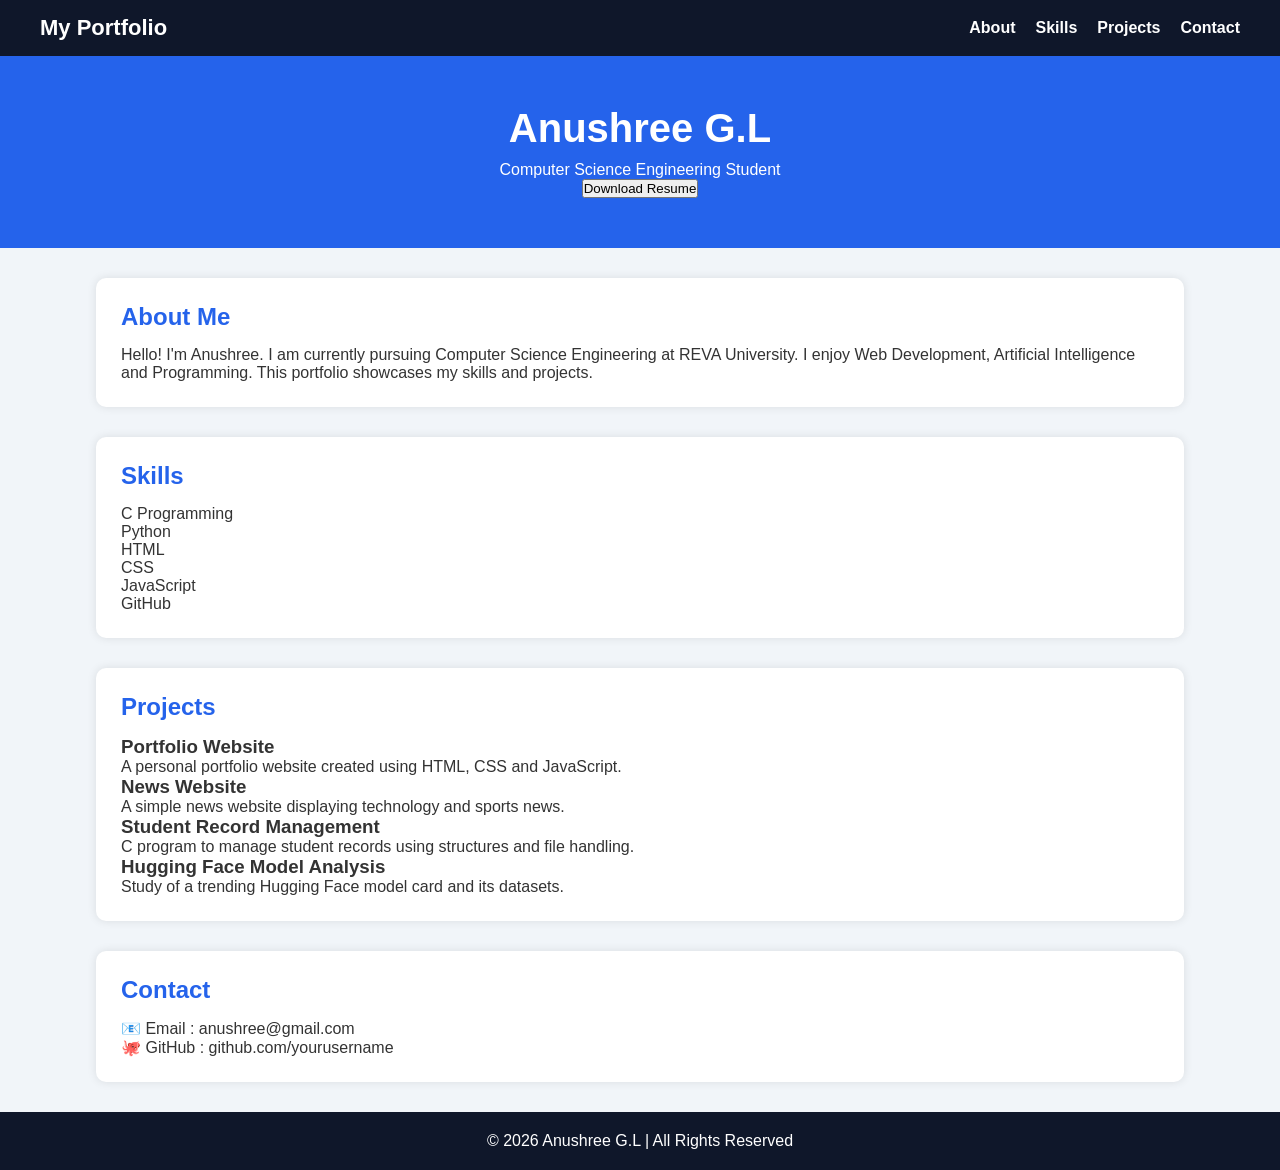
<file: index.html>
<!DOCTYPE html>
<html lang="en">
<head>
    <meta charset="UTF-8">
    <meta name="viewport" content="width=device-width, initial-scale=1.0">
    <title>Anushree Portfolio</title>

    <link rel="stylesheet" href="style.css">
</head>

<body>

<nav>

<h2>My Portfolio</h2>

<ul>

<li><a href="#about">About</a></li>

<li><a href="#skills">Skills</a></li>

<li><a href="#projects">Projects</a></li>

<li><a href="#contact">Contact</a></li>

</ul>

</nav>

<header>

<h1>Anushree G.L</h1>

<p>Computer Science Engineering Student</p>

<button>Download Resume</button>

</header>

<section id="about">

<h2>About Me</h2>

<p>

Hello! I'm Anushree.

I am currently pursuing Computer Science Engineering at REVA University.

I enjoy Web Development, Artificial Intelligence and Programming.

This portfolio showcases my skills and projects.

</p>

</section>

<section id="skills">

<h2>Skills</h2>

<div class="skills">

<div class="card">C Programming</div>

<div class="card">Python</div>

<div class="card">HTML</div>

<div class="card">CSS</div>

<div class="card">JavaScript</div>

<div class="card">GitHub</div>

</div>

</section>

<section id="projects">

<h2>Projects</h2>

<div class="projects">

<div class="project">

<h3>Portfolio Website</h3>

<p>A personal portfolio website created using HTML, CSS and JavaScript.</p>

</div>

<div class="project">

<h3>News Website</h3>

<p>A simple news website displaying technology and sports news.</p>

</div>

<div class="project">

<h3>Student Record Management</h3>

<p>C program to manage student records using structures and file handling.</p>

</div>

<div class="project">

<h3>Hugging Face Model Analysis</h3>

<p>Study of a trending Hugging Face model card and its datasets.</p>

</div>

</div>

</section>

<section id="contact">

<h2>Contact</h2>

<p>📧 Email : anushree@gmail.com</p>

<p>🐙 GitHub : github.com/yourusername</p>

</section>

<footer>

<p>© 2026 Anushree G.L | All Rights Reserved</p>

</footer>

<script src="script.js"></script>

</body>

</html>
</file>
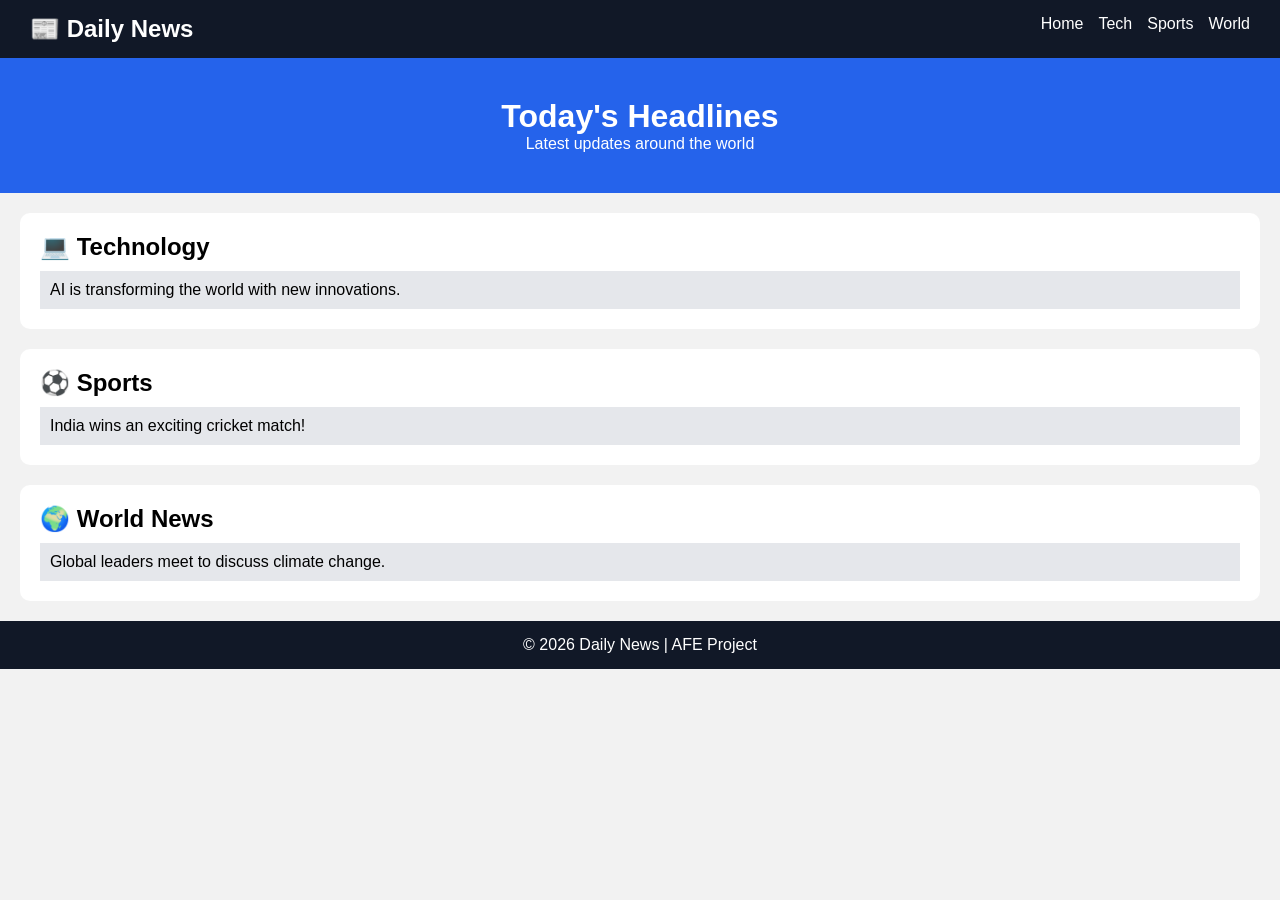
<file: news/index.html>
<!DOCTYPE html>
<html lang="en">
<head>
    <meta charset="UTF-8">
    <meta name="viewport" content="width=device-width, initial-scale=1.0">
    <title>Daily News</title>
    <link rel="stylesheet" href="style.css">
</head>
<body>

<nav>
    <h2>📰 Daily News</h2>
    <ul>
        <li><a href="#">Home</a></li>
        <li><a href="#">Tech</a></li>
        <li><a href="#">Sports</a></li>
        <li><a href="#">World</a></li>
    </ul>
</nav>

<header>
    <h1>Today's Headlines</h1>
    <p>Latest updates around the world</p>
</header>

<section>
    <h2>💻 Technology</h2>
    <div class="card">
        <p>AI is transforming the world with new innovations.</p>
    </div>
</section>

<section>
    <h2>⚽ Sports</h2>
    <div class="card">
        <p>India wins an exciting cricket match!</p>
    </div>
</section>

<section>
    <h2>🌍 World News</h2>
    <div class="card">
        <p>Global leaders meet to discuss climate change.</p>
    </div>
</section>

<footer>
    <p>© 2026 Daily News | AFE Project</p>
</footer>

<script src="script.js"></script>

</body>
</html>
</file>
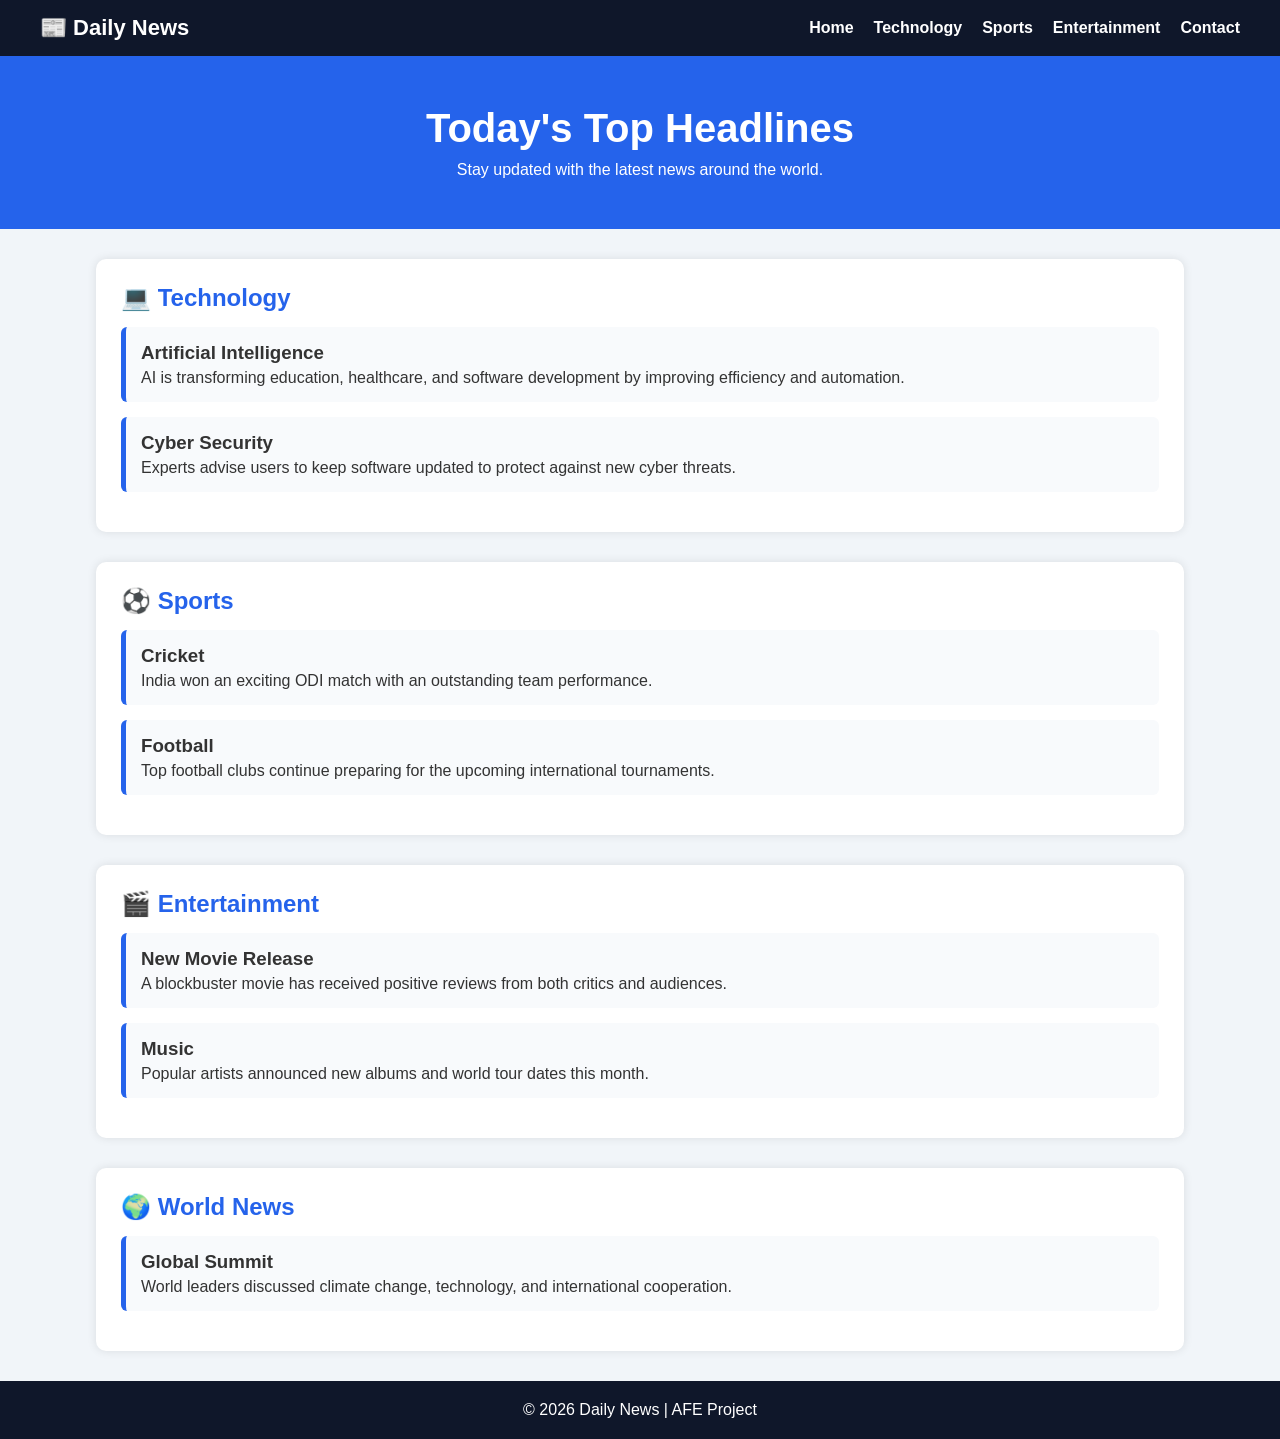
<file: inde.html>
<!DOCTYPE html>
<html lang="en">
<head>
    <meta charset="UTF-8">
    <meta name="viewport" content="width=device-width, initial-scale=1.0">
    <title>Daily News</title>
    <link rel="stylesheet" href="style.css">
</head>
<body>

<nav>
    <h2>📰 Daily News</h2>
    <ul>
        <li><a href="#">Home</a></li>
        <li><a href="#">Technology</a></li>
        <li><a href="#">Sports</a></li>
        <li><a href="#">Entertainment</a></li>
        <li><a href="#">Contact</a></li>
    </ul>
</nav>

<header>
    <h1>Today's Top Headlines</h1>
    <p>Stay updated with the latest news around the world.</p>
</header>

<section>
    <h2>💻 Technology</h2>

    <div class="news-card">
        <h3>Artificial Intelligence</h3>
        <p>AI is transforming education, healthcare, and software development by improving efficiency and automation.</p>
    </div>

    <div class="news-card">
        <h3>Cyber Security</h3>
        <p>Experts advise users to keep software updated to protect against new cyber threats.</p>
    </div>
</section>

<section>
    <h2>⚽ Sports</h2>

    <div class="news-card">
        <h3>Cricket</h3>
        <p>India won an exciting ODI match with an outstanding team performance.</p>
    </div>

    <div class="news-card">
        <h3>Football</h3>
        <p>Top football clubs continue preparing for the upcoming international tournaments.</p>
    </div>
</section>

<section>
    <h2>🎬 Entertainment</h2>

    <div class="news-card">
        <h3>New Movie Release</h3>
        <p>A blockbuster movie has received positive reviews from both critics and audiences.</p>
    </div>

    <div class="news-card">
        <h3>Music</h3>
        <p>Popular artists announced new albums and world tour dates this month.</p>
    </div>
</section>

<section>
    <h2>🌍 World News</h2>

    <div class="news-card">
        <h3>Global Summit</h3>
        <p>World leaders discussed climate change, technology, and international cooperation.</p>
    </div>
</section>

<footer>
    <p>© 2026 Daily News | AFE Project</p>
</footer>

<script src="script.js"></script>

</body>
</html>
</file>
<file: style.css>
*{
    margin:0;
    padding:0;
    box-sizing:border-box;
    font-family:Arial, sans-serif;
}

body{
    background:#f1f5f9;
    color:#333;
}

/* NAVBAR */
nav{
    background:#0f172a;
    color:white;
    display:flex;
    justify-content:space-between;
    align-items:center;
    padding:15px 40px;
}

nav h2{
    font-size:22px;
}

nav ul{
    list-style:none;
    display:flex;
    gap:20px;
}

nav ul li a{
    text-decoration:none;
    color:white;
    font-weight:bold;
}

nav ul li a:hover{
    color:yellow;
}

/* HEADER */
header{
    background:#2563eb;
    color:white;
    text-align:center;
    padding:50px 20px;
}

header h1{
    font-size:40px;
    margin-bottom:10px;
}

/* SECTIONS */
section{
    width:85%;
    margin:30px auto;
    background:white;
    padding:25px;
    border-radius:10px;
    box-shadow:0 0 10px rgba(0,0,0,0.1);
}

section h2{
    color:#2563eb;
    margin-bottom:15px;
}

/* NEWS CARDS */
.news-card{
    background:#f8fafc;
    padding:15px;
    margin-bottom:15px;
    border-left:5px solid #2563eb;
    border-radius:6px;
}

.news-card h3{
    margin-bottom:5px;
}

/* FOOTER */
footer{
    text-align:center;
    background:#0f172a;
    color:white;
    padding:20px;
    margin-top:20px;
}
</file>
<file: news/style.css>
*{
    margin:0;
    padding:0;
    box-sizing:border-box;
    font-family:Arial, sans-serif;
}

body{
    background:#f2f2f2;
}

/* NAV */
nav{
    background:#111827;
    color:white;
    display:flex;
    justify-content:space-between;
    padding:15px 30px;
}

nav ul{
    display:flex;
    list-style:none;
    gap:15px;
}

nav ul li a{
    color:white;
    text-decoration:none;
}

/* HEADER */
header{
    background:#2563eb;
    color:white;
    text-align:center;
    padding:40px;
}

/* SECTION */
section{
    background:white;
    margin:20px;
    padding:20px;
    border-radius:10px;
}

.card{
    background:#e5e7eb;
    padding:10px;
    margin-top:10px;
}

/* FOOTER */
footer{
    text-align:center;
    padding:15px;
    background:#111827;
    color:white;
}
</file>
